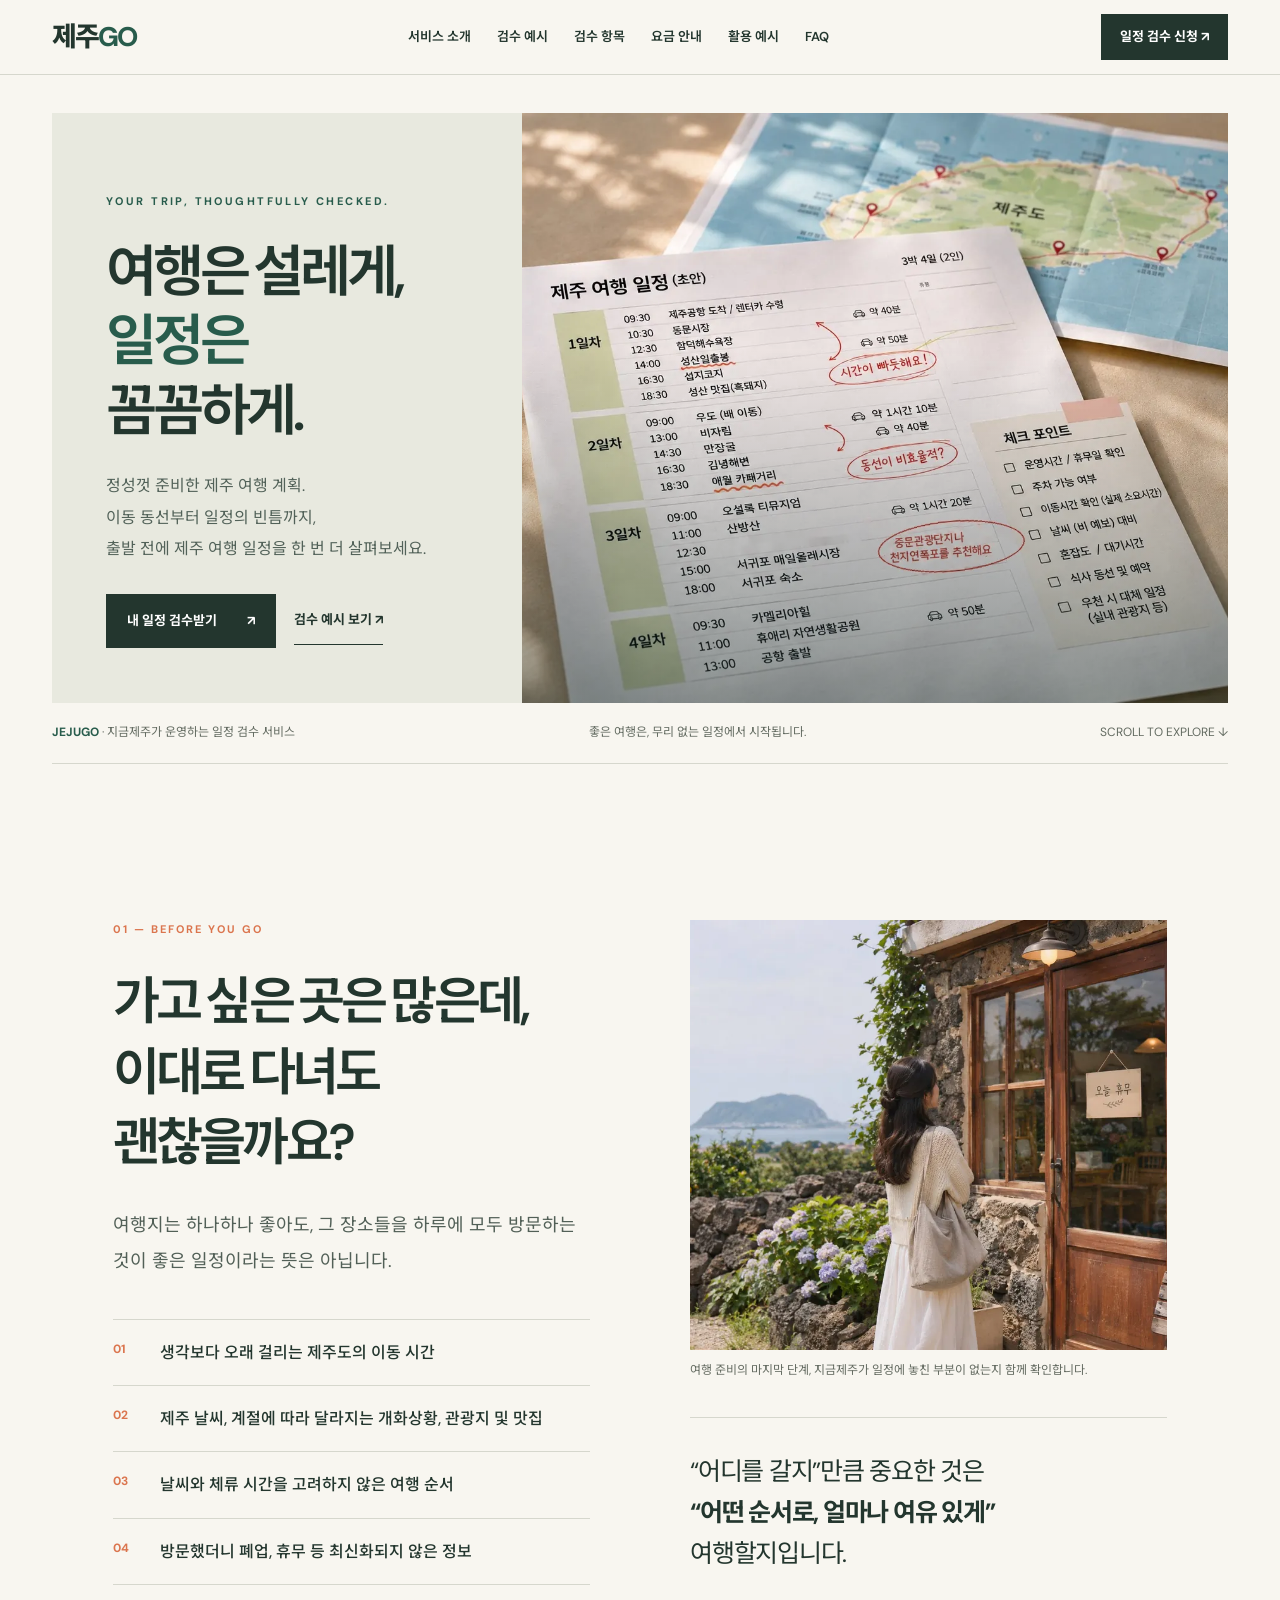
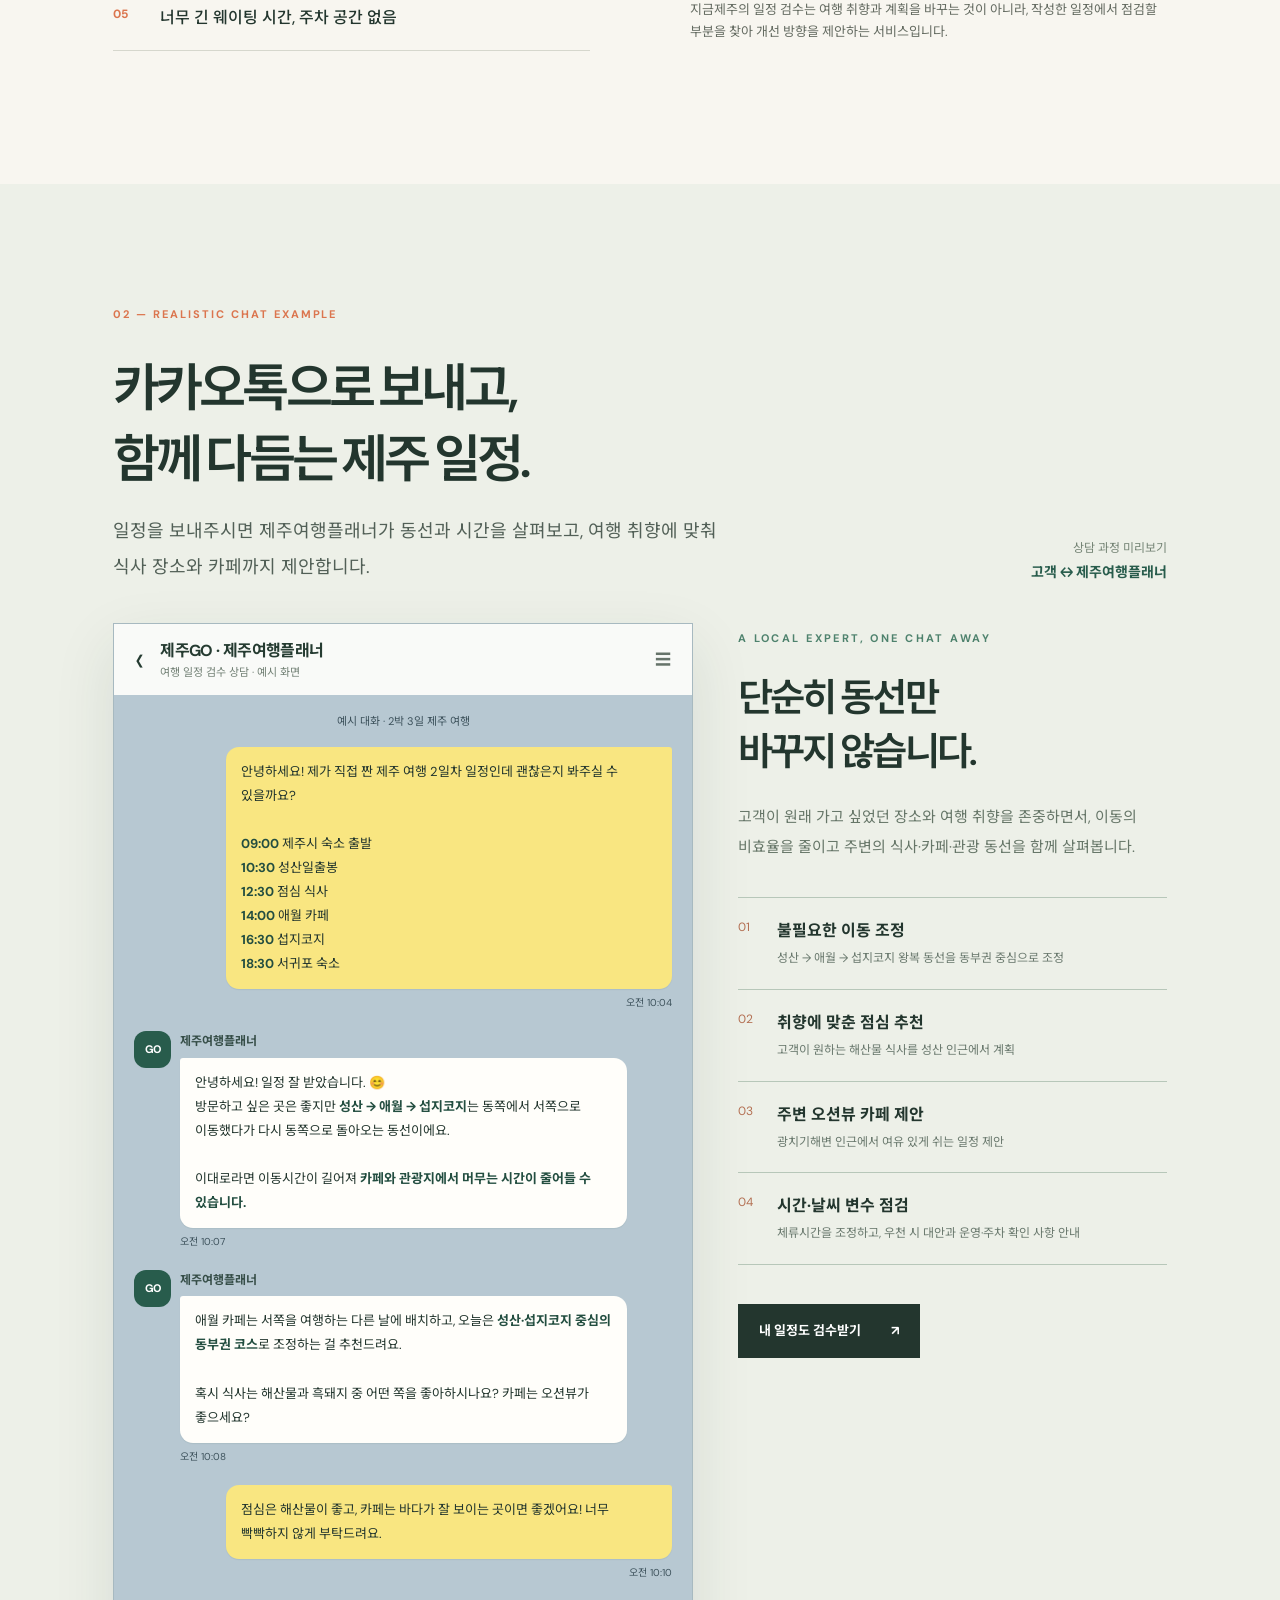
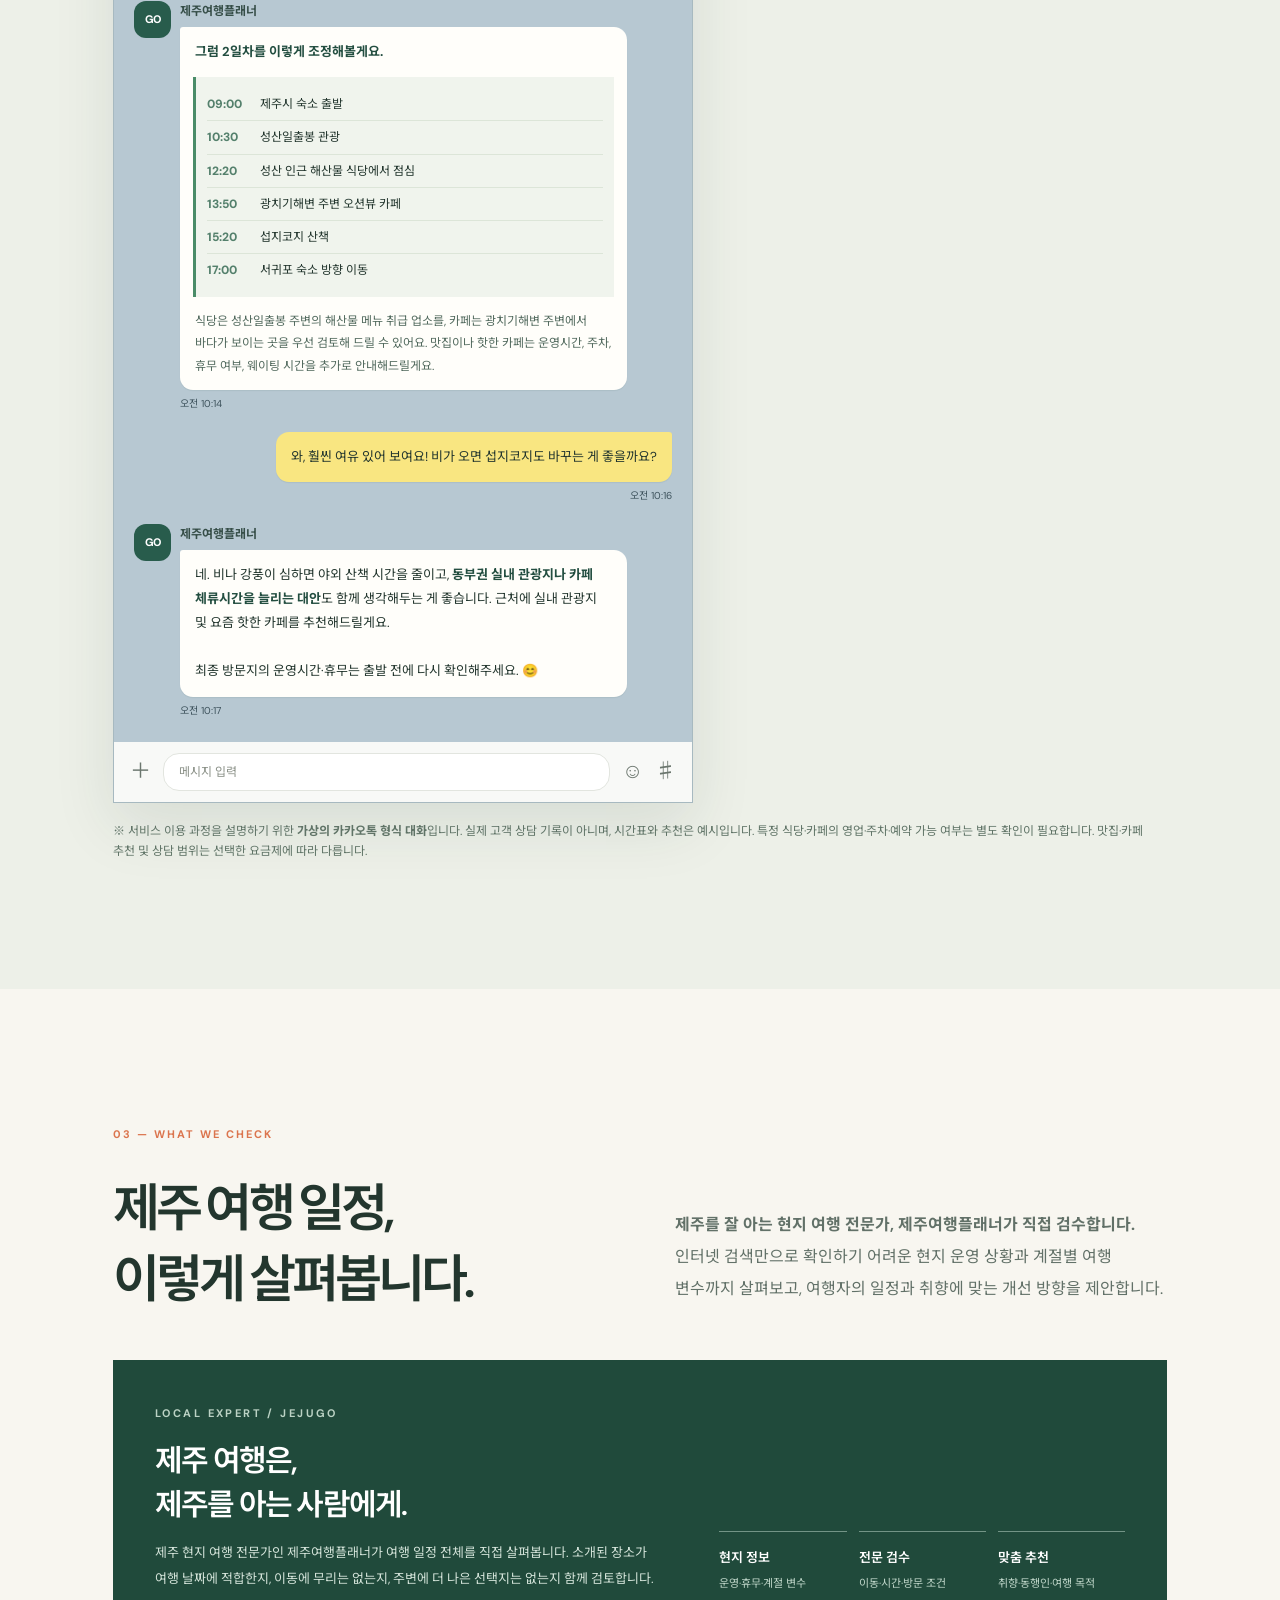
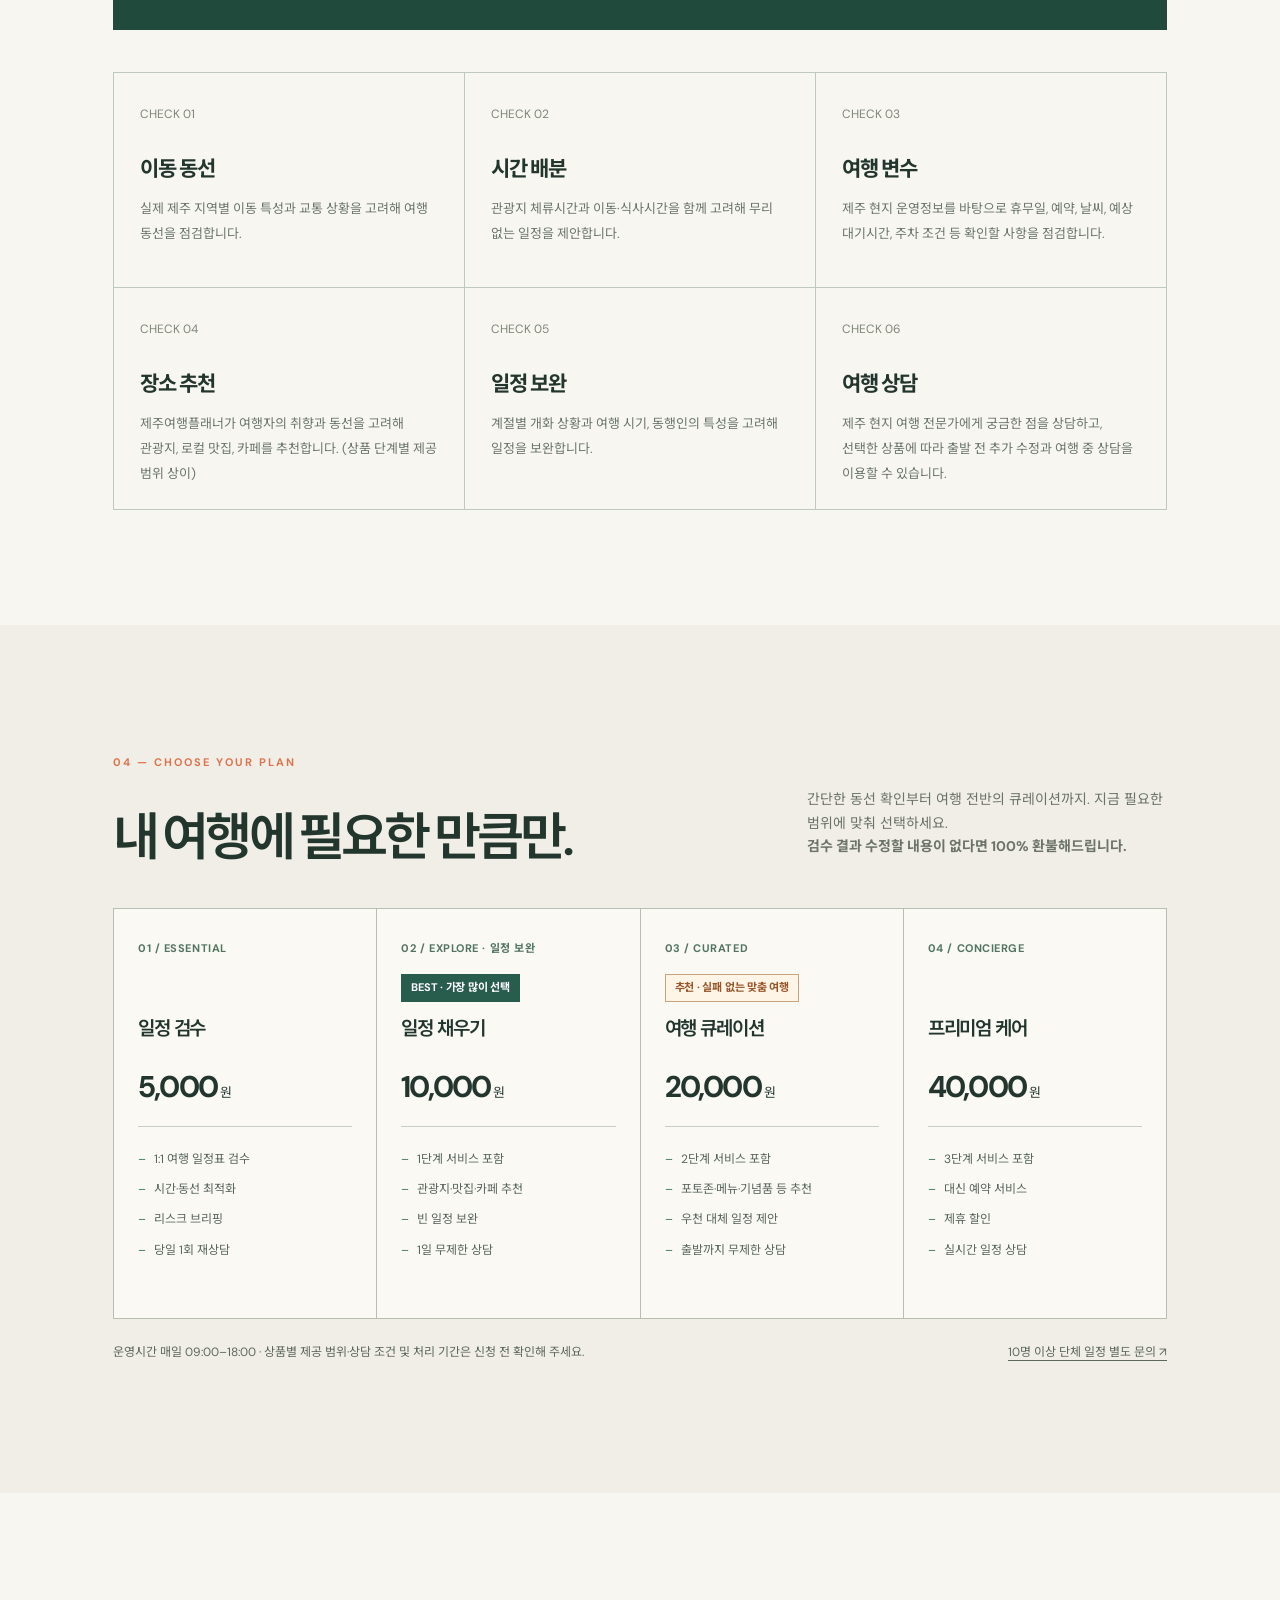
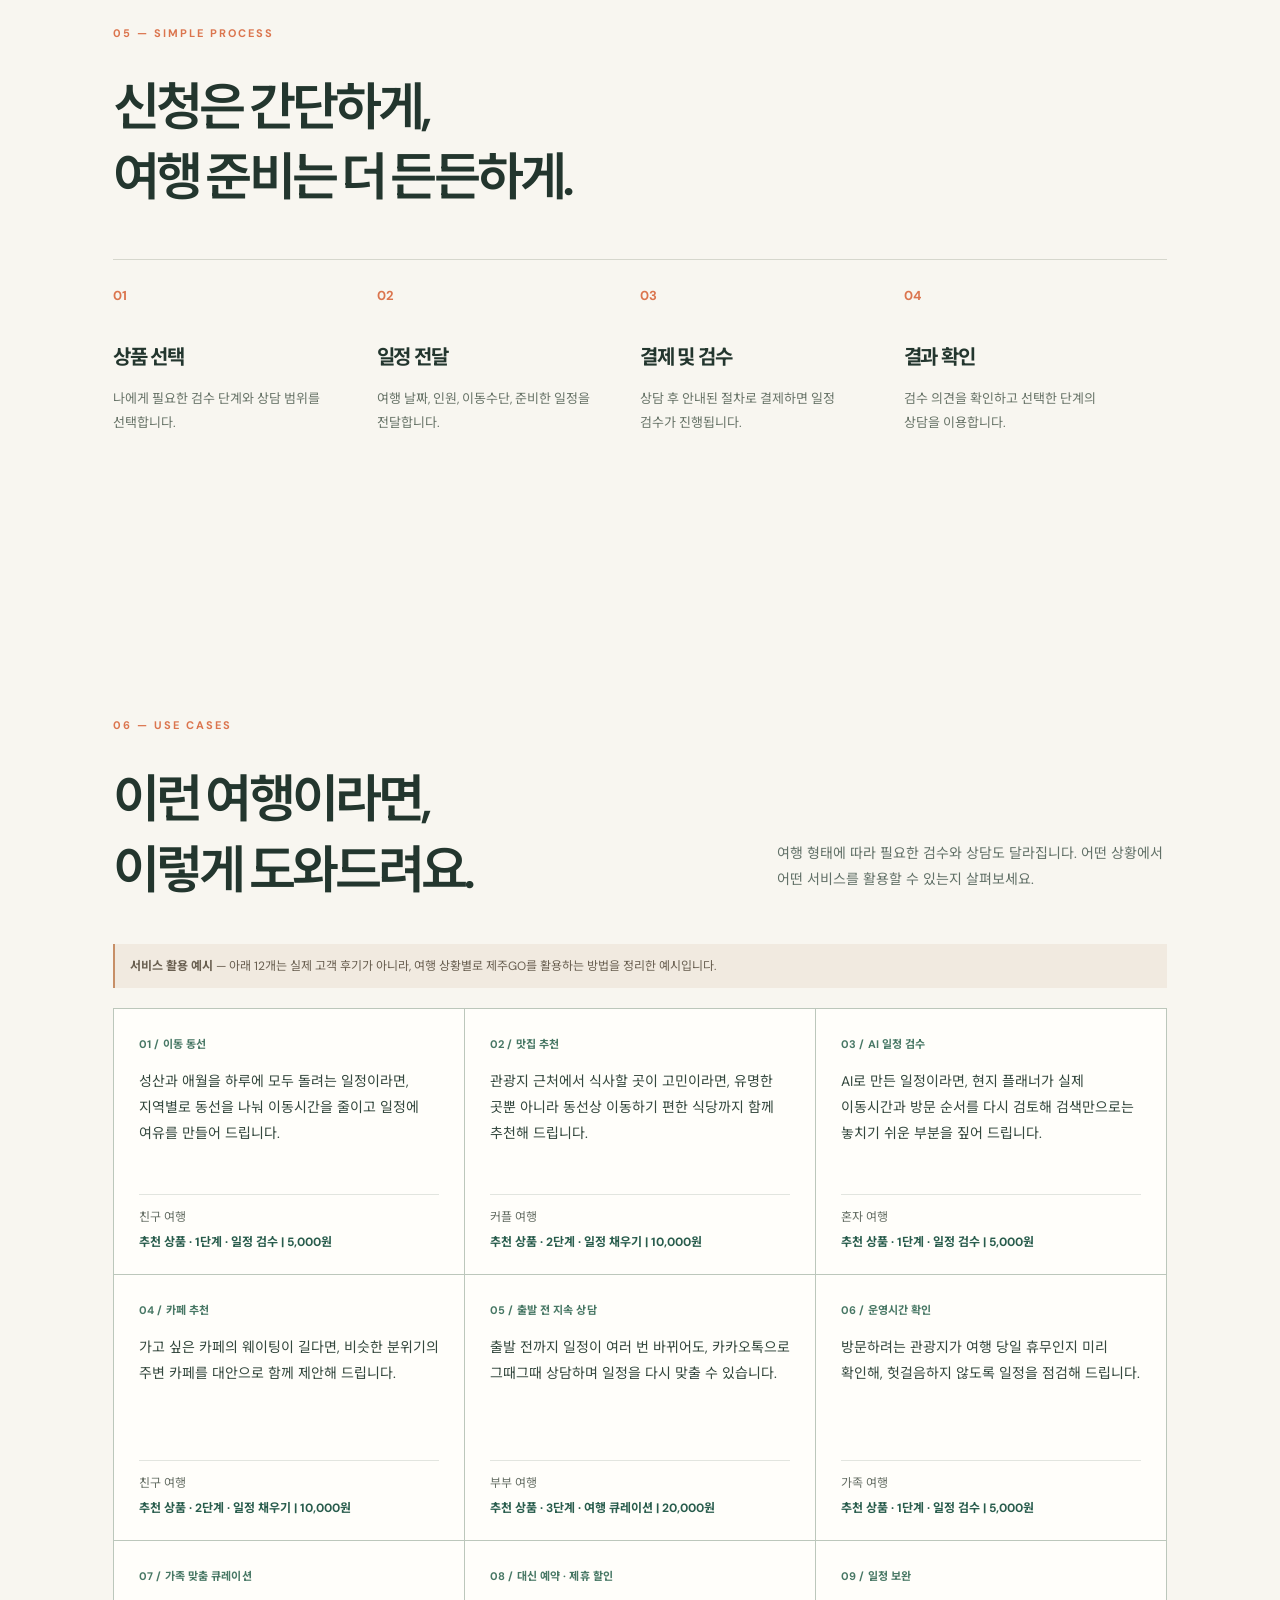
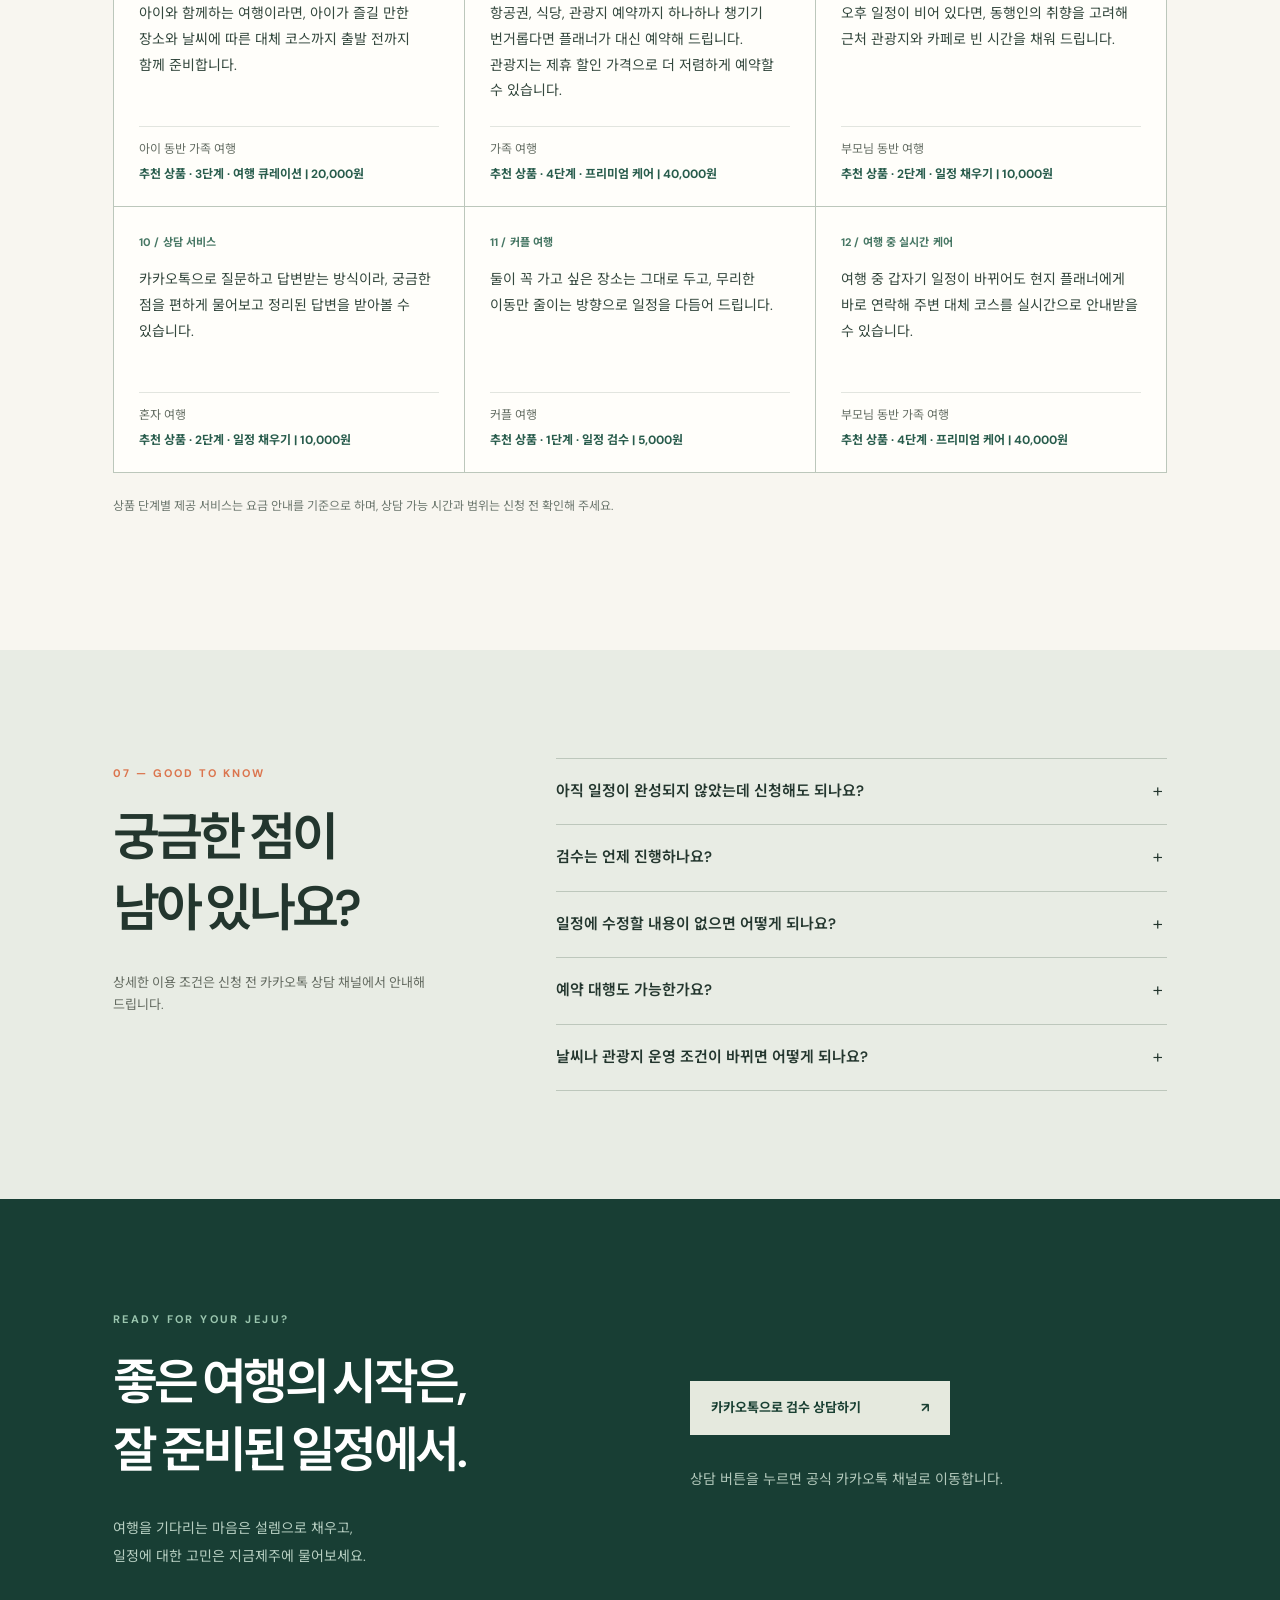
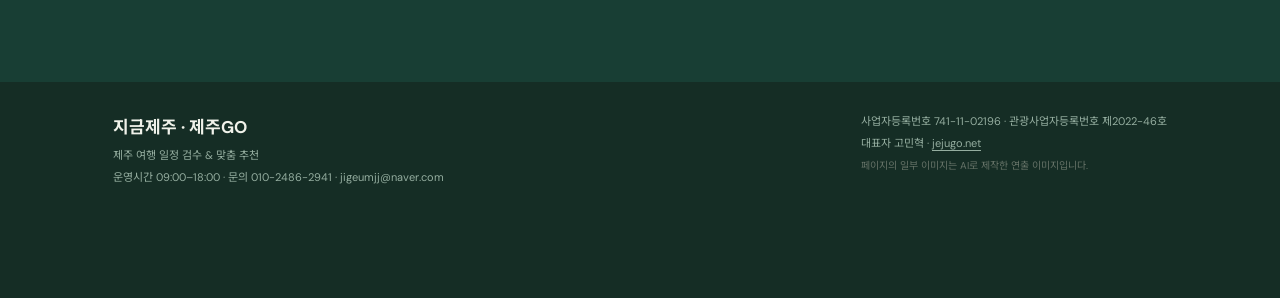
<file: index.html>
<!DOCTYPE html>
<html lang="ko">
<head>
<meta charset="UTF-8"><meta name="viewport" content="width=device-width,initial-scale=1">
<meta name="description" content="제주 여행의 설렘은 그대로. 일정의 빈틈은 지금제주가 꼼꼼히 살펴드립니다. 제주GO 여행 일정 검수 서비스.">
<title>제주GO | 제주 여행 일정 검수 서비스 · 지금제주</title>
<meta name="theme-color" content="#183e34">
<meta property="og:type" content="website">
<meta property="og:locale" content="ko_KR">
<meta property="og:site_name" content="제주GO">
<meta property="og:title" content="제주GO | 제주 여행 일정 검수 서비스">
<meta property="og:description" content="여행은 설레게, 일정은 꼼꼼하게. 제주 현지 여행 전문가가 이동 동선과 일정의 빈틈을 살펴드립니다.">
<link rel="canonical" href="https://jejugo.net/">
<meta property="og:url" content="https://jejugo.net/">
<meta property="og:image" content="https://jejugo.net/images/og.jpg">
<meta property="og:image:width" content="1200">
<meta property="og:image:height" content="630">
<link rel="icon" href="data:image/svg+xml,%3Csvg xmlns='http://www.w3.org/2000/svg' viewBox='0 0 64 64'%3E%3Crect width='64' height='64' fill='%23183e34'/%3E%3Ctext x='32' y='42' font-family='Arial,sans-serif' font-size='26' font-weight='700' fill='%23fff' text-anchor='middle'%3EGO%3C/text%3E%3C/svg%3E">
<link rel="preconnect" href="https://fonts.googleapis.com">
<link rel="preconnect" href="https://fonts.gstatic.com" crossorigin>
<link rel="stylesheet" href="https://fonts.googleapis.com/css2?family=DM+Sans:wght@400;500;600;700&family=Noto+Sans+KR:wght@400;500;600;700;800&display=swap">
<style>
:root{--paper:#f8f6f0;--ivory:#fffefa;--ink:#23362e;--green:#285c4c;--darkgreen:#183e34;--lime:#dce6d8;--orange:#db754e;--muted:#646b61;--rule:#d6d7cd}*{box-sizing:border-box}html{scroll-behavior:smooth}body{margin:0;background:var(--paper);color:var(--ink);font-family:'DM Sans','Noto Sans KR',sans-serif;line-height:1.7;word-break:keep-all}a{color:inherit;text-decoration:none}button{font:inherit;cursor:pointer}button:focus-visible,a:focus-visible,summary:focus-visible{outline:3px solid #cf7b4d;outline-offset:4px}section{scroll-margin-top:80px}.wide{max-width:1410px;padding:0 52px;margin:auto}.standard{max-width:1150px;padding:0 48px;margin:auto}.small{font-size:13px;color:var(--muted)}.eyebrow{font-size:11px;letter-spacing:.22em;font-weight:700;text-transform:uppercase}.nav{position:sticky;top:0;background:rgba(248,246,240,.97);border-bottom:1px solid var(--rule);z-index:20;backdrop-filter:blur(12px)}.navinner{height:74px;display:flex;align-items:center;justify-content:space-between;gap:26px}.brand{font-weight:800;letter-spacing:-.075em;font-size:27px;white-space:nowrap}.brand span{color:var(--green)}.navlinks{display:flex;gap:26px;font-size:13px;font-weight:600}.navlinks a:hover{color:var(--orange)}.navcta{background:var(--ink);color:white;padding:12px 19px;font-size:13px;font-weight:700}.navcta:hover{background:var(--green)}.hero{padding:38px 0 28px}.hero-layout{display:grid;grid-template-columns:.8fr 1.2fr;min-height:590px;background:#e8e9df}.herocopy{padding:68px 54px 44px;display:flex;flex-direction:column;justify-content:center}.herocopy .eyebrow{color:var(--green);margin-bottom:27px}.herocopy h1{font-size:clamp(42px,4.35vw,69px);letter-spacing:-.075em;line-height:1.25;font-weight:600;margin:0 0 24px}.herocopy h1 em{font-style:normal;color:var(--green)}.hero-text{font-size:16px;line-height:1.95;max-width:400px;margin:0 0 30px;color:#526259}.hero-buttons{display:flex;flex-wrap:wrap;align-items:center;gap:18px}.button{display:inline-flex;align-items:center;justify-content:center;gap:30px;border:1px solid var(--ink);padding:15px 20px;font-size:13px;font-weight:700;min-height:52px;transition:background .2s,color .2s}.button.dark{background:var(--ink);color:white}.button.dark:hover{background:var(--green)}.button.text{border:none;padding:12px 0;border-bottom:1px solid var(--ink);min-height:0}.heroimage{position:relative;min-height:590px;overflow:hidden;background:#7c9d98}.heroimage img{height:100%;width:100%;object-fit:cover;display:block}.heroimage:after{content:"";position:absolute;inset:40% 0 0;background:linear-gradient(transparent,rgba(4,35,37,.4))}.herofoot{display:flex;justify-content:space-between;gap:16px;border-bottom:1px solid var(--rule);padding:19px 0 21px;color:#636b61;font-size:12px}.herofoot b{color:var(--green)}.chapter{padding:128px 0}.chapter-grid{display:grid;grid-template-columns:1fr 1fr;gap:100px}.chapter-no{font-size:11px;color:var(--orange);font-weight:700;letter-spacing:.18em}.display{font-size:clamp(35px,4vw,58px);letter-spacing:-.075em;line-height:1.38;font-weight:600;margin:28px 0}.serif{font-family:Georgia,serif;letter-spacing:-.03em;font-style:italic}.lead{font-size:18px;line-height:2;color:#526057}.narrative-list{border-top:1px solid var(--rule);margin-top:40px}.narrative-item{display:grid;grid-template-columns:35px 1fr;gap:12px;padding:19px 0;border-bottom:1px solid var(--rule);font-size:16px;font-weight:500}.narrative-item small{font-size:12px;color:var(--orange);font-weight:700}.statement{font-size:25px;line-height:1.65;letter-spacing:-.05em;margin:0 0 24px}.detail-photo{height:430px;width:100%;object-fit:cover;display:block;background:#8ca29b}.photo-note{font-size:12px;color:var(--muted);margin-top:10px}.case{background:#edf0e8;padding:115px 0}.case-head{display:flex;align-items:end;justify-content:space-between;gap:20px;margin-bottom:38px}.case-head .display{margin-bottom:0}.notice{font-size:12px;color:#607467;margin-top:18px}.service{padding:130px 0 115px}.service-top{display:grid;grid-template-columns:1fr 1fr;gap:70px;align-items:end;margin-bottom:45px}.service-top .display{margin-bottom:0}.service-top p{margin:0 0 10px;color:#627168;line-height:2}.service-list{display:grid;grid-template-columns:repeat(3,1fr);border-top:1px solid #bdc9bf;border-left:1px solid #bdc9bf}.service-item{min-height:215px;padding:26px 26px 23px;border-right:1px solid #bdc9bf;border-bottom:1px solid #bdc9bf}.service-item .n{color:#7d8678;font-size:12px}.service-item h3{font-size:21px;letter-spacing:-.06em;margin:25px 0 10px}.service-item p{font-size:13px;color:#6b776c;margin:0;line-height:1.9}.pricing{background:#f0eee7;padding:122px 0 130px}.pricing-header{display:flex;align-items:end;justify-content:space-between;gap:25px;margin-bottom:35px}.pricing-header .display{margin-bottom:0}.pricing-header p{max-width:360px;font-size:14px;color:#6c7469}.plan-wrap{display:grid;grid-template-columns:repeat(4,1fr);gap:0;border-top:1px solid #b7beb2;border-left:1px solid #b7beb2}.plan{padding:30px 24px 23px;border-right:1px solid #b7beb2;border-bottom:1px solid #b7beb2;min-height:410px;display:flex;flex-direction:column;background:#faf9f4;position:relative}.plan-topline{height:27px;color:#527561;font-size:11px;font-weight:700;letter-spacing:.05em}.plan h3{font-size:19px;font-weight:600;letter-spacing:-.06em;line-height:1.45;margin:13px 0 12px}.plan .won{font-size:30px;font-weight:700;letter-spacing:-.06em}.plan .won small{font-size:13px;font-weight:400;margin-left:3px}.plan ul{padding:17px 0 15px;margin:14px 0 25px;border-top:1px solid #c7cdc1;list-style:none;flex:1}.plan li{font-size:12px;line-height:1.85;padding:4px 0 4px 16px;position:relative;color:#58665d}.plan li:before{content:'–';position:absolute;left:0;color:#357154}.plan-foot{display:flex;justify-content:space-between;gap:20px;margin-top:23px;font-size:12px;color:#5d685c}.plan-foot a{text-decoration:underline;text-underline-offset:4px}.process{padding:125px 0}.process-row{display:grid;grid-template-columns:repeat(4,1fr);border-top:1px solid var(--rule);margin-top:45px}.process-item{padding:25px 25px 22px 0}.process-item .num{color:var(--orange);font-size:13px;font-weight:700}.process-item h3{font-size:20px;letter-spacing:-.06em;margin:33px 0 10px}.process-item p{font-size:13px;line-height:1.85;color:#687468;max-width:230px}.faq{background:#e8ece4;padding:108px 0}.faq-grid{display:grid;grid-template-columns:.72fr 1.28fr;gap:100px}.faq .display{margin-top:18px}.faq details{border-top:1px solid #bdc7bc}.faq details:last-child{border-bottom:1px solid #bdc7bc}.faq summary{list-style:none;cursor:pointer;font-size:15px;font-weight:600;padding:20px 26px 20px 0;position:relative}.faq summary::-webkit-details-marker{display:none}.faq summary:after{content:'+';position:absolute;right:4px;font-size:19px;font-weight:300;top:16px}.faq details[open] summary:after{content:'−'}.faq details p{font-size:13px;line-height:2;margin:0;padding:0 25px 22px 0;color:#68766b}.cta{padding:105px 0 98px;background:var(--darkgreen);color:#fff}.cta-grid{display:grid;grid-template-columns:1fr 1fr;gap:100px}.cta .display{font-size:clamp(34px,3.8vw,55px);margin:18px 0 30px}.cta p{color:#b7cfc2;font-size:14px;line-height:2}.cta .eyebrow{color:#9ac5ae}.cta-actions{display:flex;flex-direction:column;align-items:flex-start;gap:16px;justify-content:center}.cta-actions .button{background:#e5e9de;border-color:#e5e9de;color:#1a4033;min-width:260px;justify-content:space-between}.cta-actions .button:hover{background:white}.cta-actions a.secondary{color:white;border-bottom:1px solid #b3c7ba;font-size:13px;padding:8px 0}.footer{background:#152d25;color:#95aea0;padding:28px 0 110px;font-size:11px;line-height:2}.footer strong{color:#f0f2ea;font-size:17px}.foot-layout{display:flex;justify-content:space-between;gap:30px}.footer a{text-decoration:underline;text-underline-offset:3px}.sticky{position:fixed;bottom:0;left:0;width:100%;z-index:30;background:#f9f8f3;box-shadow:0 -7px 26px #152d2520;border-top:1px solid #ccd4c7;display:none}.sticky>div{display:flex;align-items:center;justify-content:space-between;padding:12px 18px;gap:20px}.sticky small{display:block;font-size:11px;color:#66705f}.sticky strong{font-size:14px}.sticky a{background:var(--darkgreen);color:white;padding:11px 17px;font-size:12px;font-weight:700;white-space:nowrap}.photo-credits{font-size:10px;color:#657267}.photo-credits a{text-decoration:underline}
@media(max-width:1100px){.navlinks{gap:18px}.wide{padding:0 26px}.standard{padding:0 28px}.hero-layout{grid-template-columns:1fr 1.05fr}.herocopy{padding:48px 34px}.herocopy h1{font-size:48px}.chapter-grid{gap:55px}.plan{padding:25px 15px}.service-item{padding:23px 18px}}
@media(max-width:750px){.wide,.standard{padding:0 20px}.navinner{height:62px}.brand{font-size:23px}.navlinks{display:none}.navcta{font-size:11px;padding:10px 12px}.hero{padding:0}.hero .wide{padding:0}.hero-layout{display:flex;flex-direction:column-reverse}.heroimage{min-height:340px;height:340px}.herocopy{padding:43px 23px 47px}.herocopy .eyebrow{margin-bottom:19px}.herocopy h1{font-size:43px}.hero-text{font-size:14px;line-height:1.9}.herofoot{padding:15px 20px;font-size:11px}.herofoot span:nth-child(2){display:none}.chapter,.service,.process{padding:77px 0}.chapter-grid,.service-top,.faq-grid,.cta-grid{display:block}.display{font-size:37px}.lead{font-size:15px}.chapter-grid>div+div{margin-top:28px}.statement{font-size:20px}.detail-photo{height:275px}.case{padding:73px 0}.case-head{display:block}.case-head .display{margin-bottom:24px}.service-top{margin-bottom:24px}.service-top p{margin-top:20px}.service-list{grid-template-columns:1fr 1fr}.service-item{min-height:192px;padding:18px 16px}.service-item h3{font-size:17px;margin-top:22px}.service-item p{font-size:12px}.pricing{padding:77px 0}.pricing-header{display:block}.pricing-header p{margin-top:20px}.plan-wrap{grid-template-columns:1fr 1fr}.plan{min-height:410px;padding:21px 15px}.plan h3{font-size:17px}.plan .won{font-size:27px}.plan li{font-size:12px}.plan-foot{display:block}.process-row{grid-template-columns:1fr 1fr}.process-item h3{margin-top:14px}.faq{padding:78px 0}.faq .display{margin-bottom:32px}.cta{padding:74px 0}.cta-actions{margin-top:30px}.foot-layout{display:block}.sticky{display:block}}
@media(max-width:395px){.herocopy h1{font-size:38px}.plan-wrap{grid-template-columns:1fr}.plan{min-height:0}.plan ul{margin-bottom:12px}.heroimage{height:280px;min-height:280px}}

/* 제주GO 카카오톡 상담 예시 — 기존 V4 스타일과 조화 */
.chatcase .case-head{align-items:end}.case-mini-label{text-align:right;font-size:12px;color:#758475;line-height:1.8;white-space:nowrap}.case-mini-label strong{font-size:14px;color:#285c4c}
.chat-showcase{display:grid;grid-template-columns:minmax(0,1.15fr) minmax(285px,.85fr);gap:44px;align-items:start}
.chat-phone{width:100%;max-width:580px;margin:0 auto;background:#b7c8d2;box-shadow:0 22px 58px #1b3d2e1b;border:1px solid #a7b9c0;overflow:hidden}
.chat-top{height:71px;background:#f9faf8;display:flex;align-items:center;padding:11px 21px;gap:16px;color:#253b31}.chat-back{font-size:37px;font-weight:300;line-height:1}.chat-top-center{display:flex;flex-direction:column;flex:1;line-height:1.55}.chat-top-center strong{font-size:16px;letter-spacing:-.04em}.chat-top-center span{font-size:11px;color:#728075}.chat-top-icon{font-size:16px;color:#66736a}
.chat-day{text-align:center;font-size:11px;color:#3d525c;padding:17px 0 13px}.chat-feed{padding:3px 20px 23px;display:flex;flex-direction:column;gap:20px}.chat-msg{display:flex;gap:9px;align-items:flex-start}.chat-msg.customer{justify-content:flex-end}.chat-avatar{flex:0 0 37px;height:37px;border-radius:12px;background:#285c4c;color:#fff;font-size:11px;font-weight:800;display:flex;align-items:center;justify-content:center;letter-spacing:-.04em}
.chat-content{min-width:0;max-width:83%;display:flex;flex-direction:column;align-items:flex-start}.customer .chat-content{align-items:flex-end}.chat-name{font-size:12px;color:#364e48;margin:0 0 6px;font-weight:700}.chat-bubble{background:#fffefa;padding:13px 15px;font-size:13px;line-height:1.85;border-radius:3px 13px 13px 13px;box-shadow:0 1px 1px #334c4a16;overflow-wrap:anywhere}.customer .chat-bubble{background:#f9e681;border-radius:13px 3px 13px 13px}.chat-bubble b{font-weight:700;color:#234e40}.chat-time{font-size:10px;color:#3d525c;margin-top:5px;white-space:nowrap}.chat-plan{background:#f0f4ed;margin:13px -2px;padding:11px 11px;border-left:3px solid #4a8c68}.chat-plan>div{display:grid;grid-template-columns:46px 1fr;gap:7px;padding:5px 0;border-bottom:1px solid #dce5d8;font-size:12px}.chat-plan>div:last-child{border:0}.chat-plan time{color:#54806c;font-weight:800}.chat-explain{display:block;font-size:12px;color:#526a5e;line-height:1.85}.chat-compose{display:flex;align-items:center;gap:12px;background:#f8f9f7;padding:11px 16px;color:#6b766e;font-size:21px}.chat-compose div{font-size:12px;color:#8a9087;flex:1;background:#fff;border:1px solid #e2e5df;border-radius:16px;padding:8px 15px}
.chat-aside{padding:0 0 15px}.chat-aside .eyebrow{color:#4e826d}.chat-aside h3{font-size:clamp(29px,3vw,44px);letter-spacing:-.07em;line-height:1.4;font-weight:600;margin:22px 0}.chat-aside>p{font-size:15px;color:#667668;line-height:2}.chat-value{border-top:1px solid #b7c7b9;margin:35px 0}.chat-value>div{display:grid;grid-template-columns:29px 1fr;gap:4px 10px;padding:19px 0;border-bottom:1px solid #b7c7b9}.chat-value span{color:#b36f52;font-size:12px}.chat-value strong{font-size:16px}.chat-value small{grid-column:2;font-size:12px;line-height:1.8;color:#6a796e}.chat-aside .button{margin-top:4px}
@media(max-width:850px){.chat-showcase{grid-template-columns:1fr;gap:35px}.chat-phone{max-width:640px}.chat-aside{max-width:640px;margin:auto}.chatcase .case-head{display:block}.case-mini-label{text-align:left;margin-top:20px}.chatcase{padding:80px 0}}
@media(max-width:520px){.chat-feed{padding:3px 12px 20px;gap:15px}.chat-content{max-width:88%}.chat-bubble{font-size:12px;padding:11px 12px}.chat-phone{margin-left:-1px;width:calc(100% + 2px)}.chat-top{padding:10px 12px}.chat-aside h3{font-size:32px}.chat-plan>div{grid-template-columns:43px 1fr;gap:3px;font-size:11px}.chatcase .display{font-size:34px}}

/* 고객 후기 (가상 사례 미리보기) — V5.3 편집형 디자인과 일치 */
.reviews{background:#f8f6f0;padding:115px 0 120px}
.reviews-head{display:flex;align-items:end;justify-content:space-between;gap:38px;margin-bottom:37px}
.reviews-head .display{margin-bottom:0}
.reviews-sub{max-width:390px;font-size:14px;color:#627168;line-height:1.9}
.reviews-disclosure{margin:0 0 20px;font-size:12px;color:#695f50;padding:12px 15px;border-left:2px solid #c78f67;background:#f1eae0}
.reviews-grid{display:grid;grid-template-columns:repeat(3,minmax(0,1fr));border-top:1px solid #bcc7bb;border-left:1px solid #bcc7bb}
.review-item{padding:26px 25px 22px;background:#fffefa;border-right:1px solid #bcc7bb;border-bottom:1px solid #bcc7bb;min-height:266px;display:flex;flex-direction:column;gap:15px}
.review-topic{color:#477764;font-size:11px;font-weight:700;letter-spacing:.01em}
.review-quote{font-size:14px;line-height:1.85;color:#33473d;margin:0;flex:1;word-break:keep-all}
.review-meta{border-top:1px solid #e2e5df;padding-top:12px;display:flex;flex-direction:column;gap:4px}
.review-trip{font-size:12px;color:#646d63}
.review-plan{font-size:12px;font-weight:700;color:#285c4c}
.reviews-bottom{margin-top:23px;font-size:12px;color:#6c776e;line-height:1.8}
.reviews-more{display:none}
@media(max-width:900px){.reviews-grid{grid-template-columns:repeat(2,minmax(0,1fr))}.reviews-head{display:block}.reviews-sub{margin-top:18px}}
@media(max-width:600px){.reviews{padding:76px 0}.reviews-grid{grid-template-columns:1fr}.review-item{min-height:0;padding:23px 20px}.review-item:nth-child(n+5){display:none}.reviews-grid.expanded .review-item:nth-child(n+5){display:flex}.reviews-more{display:block;width:100%;margin-top:16px;border:1px solid #285c4c;color:#285c4c;background:transparent;padding:13px;font-size:13px;font-weight:700}.reviews-more:hover{background:#e7eee6}.reviews-head .display{font-size:36px}}
.expert-intro{background:#204a3b;color:#fff;display:grid;grid-template-columns:1.12fr .88fr;gap:48px;padding:38px 42px;margin-bottom:42px}.expert-intro .eyebrow{color:#bbd2c4}.expert-intro h3{font-weight:600;font-size:30px;line-height:1.45;letter-spacing:-.06em;margin:14px 0}.expert-intro p{font-size:13px;line-height:2;color:#d3e3d9;margin:0}.expert-intro-points{display:grid;grid-template-columns:repeat(3,1fr);gap:12px;align-items:end}.expert-intro-points>div{border-top:1px solid #739486;padding-top:15px;display:flex;flex-direction:column;gap:6px}.expert-intro-points strong{font-size:13px;font-weight:600}.expert-intro-points span{font-size:11px;color:#bfd6c9;line-height:1.6}@media(max-width:850px){.expert-intro{grid-template-columns:1fr;gap:28px;padding:30px 26px}.expert-intro-points{align-items:start}}@media(max-width:480px){.expert-intro h3{font-size:26px}.expert-intro-points{grid-template-columns:1fr}.expert-intro-points>div{padding-top:10px}}
/* 요금제 선택 미리보기: 클릭한 카드만 녹색 배경으로 강조 */
.plan{cursor:pointer;transition:background-color .2s ease,box-shadow .2s ease,color .2s ease}
.plan:hover:not(.selected){background:#edf2e9}
.plan:focus-visible{outline:3px solid #285c4c;outline-offset:-3px;z-index:2}
.plan.selected,.plan.featured.selected{background:#dce7da;outline:2px solid #285c4c;outline-offset:-2px;z-index:1}
.plan.selected h3,.plan.selected .won{color:#183e34}
@media (prefers-reduced-motion:reduce){.plan{transition:none}}
/* 요금제 배지: 배지가 없는 카드도 같은 높이를 확보해 가격 줄을 맞춤 */
.plan-badge{display:inline-flex;align-self:flex-start;margin-top:8px;padding:5px 9px;border:1px solid #456956;font-size:11px;font-weight:700;line-height:1.4;letter-spacing:-.02em;color:#244d3e}
.plan-badge-best{background:#285c4c;color:#fff;border-color:#285c4c}
.plan-badge-pick{background:#fff5e6;color:#9a562b;border-color:#cba37f}
.plan .won{margin-top:7px}
.plan ul{margin-bottom:0}
.plan-badge-empty{visibility:hidden}
@media(max-width:395px){.plan{min-height:0}.plan-badge-empty{display:none}}
</style>
</head>
<body>
<header class="nav"><div class="wide navinner"><a href="#home" class="brand" aria-label="제주GO 홈">제주<span>GO</span></a><nav class="navlinks" aria-label="주요 메뉴"><a href="#story">서비스 소개</a><a href="#example">검수 예시</a><a href="#service">검수 항목</a><a href="#plans">요금 안내</a><a href="#reviews">활용 예시</a><a href="#faq">FAQ</a></nav><a class="navcta" href="https://pf.kakao.com/_Kkttn" target="_blank" rel="noopener noreferrer" aria-label="일정 검수 신청 (카카오톡 채널, 새 창)">일정 검수 신청 ↗</a></div></header>
<main>
<section id="home" class="hero"><div class="wide"><div class="hero-layout"><div class="herocopy"><div class="eyebrow">Your trip, thoughtfully checked.</div><h1>여행은 설레게,<br><em>일정은</em><br>꼼꼼하게.</h1><p class="hero-text">정성껏 준비한 제주 여행 계획.<br>이동 동선부터 일정의 빈틈까지,<br>출발 전에 제주 여행 일정을 한 번 더 살펴보세요.</p><div class="hero-buttons"><a class="button dark" href="#plans">내 일정 검수받기 <span>↗</span></a><a class="button text" href="#example">검수 예시 보기 ↗</a></div></div><div class="heroimage"><img src="images/hero.webp" width="1400" height="933" fetchpriority="high" alt="제주 여행 일정표에 검수 메모와 체크 항목이 표시된 사진"></div></div><div class="herofoot"><span><b>JEJUGO</b> · 지금제주가 운영하는 일정 검수 서비스</span><span>좋은 여행은, 무리 없는 일정에서 시작됩니다.</span><span>SCROLL TO EXPLORE ↓</span></div></div></section>
<section class="chapter" id="story"><div class="standard chapter-grid"><div><div class="chapter-no">01 — BEFORE YOU GO</div><h2 class="display">가고 싶은 곳은 많은데,<br>이대로 다녀도<br>괜찮을까요?</h2><p class="lead">여행지는 하나하나 좋아도, 그 장소들을 하루에 모두 방문하는 것이 좋은 일정이라는 뜻은 아닙니다.</p><div class="narrative-list"><div class="narrative-item"><small>01</small><span>생각보다 오래 걸리는 제주도의 이동 시간</span></div><div class="narrative-item"><small>02</small><span>제주 날씨, 계절에 따라 달라지는 개화상황, 관광지 및 맛집</span></div><div class="narrative-item"><small>03</small><span>날씨와 체류 시간을 고려하지 않은 여행 순서</span></div><div class="narrative-item"><small>04</small><span>방문했더니 폐업, 휴무 등 최신화되지 않은 정보</span></div><div class="narrative-item"><small>05</small><span>너무 긴 웨이팅 시간, 주차 공간 없음</span></div></div></div><div><img class="detail-photo" src="images/detail.webp" width="960" height="720" decoding="async" alt="제주 카페의 휴무 안내를 확인하는 여행자"><p class="photo-note">여행 준비의 마지막 단계, 지금제주가 일정에 놓친 부분이 없는지 함께 확인합니다.</p><div style="border-top:1px solid var(--rule);padding-top:33px;margin-top:36px"><p class="statement">“어디를 갈지”만큼 중요한 것은<br><strong>“어떤 순서로, 얼마나 여유 있게”</strong><br>여행할지입니다.</p><p class="small">지금제주의 일정 검수는 여행 취향과 계획을 바꾸는 것이 아니라, 작성한 일정에서 점검할 부분을 찾아 개선 방향을 제안하는 서비스입니다.</p></div></div></div></section>
<section class="case chatcase" id="example"><div class="standard">
<div class="case-head"><div><span class="chapter-no">02 — REALISTIC CHAT EXAMPLE</span><h2 class="display">카카오톡으로 보내고,<br>함께 다듬는 제주 일정.</h2><p class="lead" style="max-width:620px;margin-bottom:0">일정을 보내주시면 제주여행플래너가 동선과 시간을 살펴보고, 여행 취향에 맞춰 식사 장소와 카페까지 제안합니다.</p></div><div class="case-mini-label">상담 과정 미리보기<br><strong>고객 ↔ 제주여행플래너</strong></div></div>
<div class="chat-showcase">
<div class="chat-phone" role="figure" aria-label="제주 여행 일정 검수 가상 카카오톡 상담 대화">
  <div class="chat-top"><div class="chat-back" aria-hidden="true">‹</div><div class="chat-top-center"><strong>제주GO · 제주여행플래너</strong><span>여행 일정 검수 상담 · 예시 화면</span></div><div class="chat-top-icon" aria-hidden="true">☰</div></div>
  <div class="chat-day">예시 대화 · 2박 3일 제주 여행</div>
  <div class="chat-feed" id="chat-feed">
    <div class="chat-msg customer"><div class="chat-content"><div class="chat-bubble">안녕하세요! 제가 직접 짠 제주 여행 2일차 일정인데 괜찮은지 봐주실 수 있을까요?<br><br><b>09:00</b> 제주시 숙소 출발<br><b>10:30</b> 성산일출봉<br><b>12:30</b> 점심 식사<br><b>14:00</b> 애월 카페<br><b>16:30</b> 섭지코지<br><b>18:30</b> 서귀포 숙소</div><span class="chat-time">오전 10:04</span></div></div>
    <div class="chat-msg planner"><div class="chat-avatar">GO</div><div class="chat-content"><div class="chat-name">제주여행플래너</div><div class="chat-bubble">안녕하세요! 일정 잘 받았습니다. 😊<br>방문하고 싶은 곳은 좋지만 <b>성산 → 애월 → 섭지코지</b>는 동쪽에서 서쪽으로 이동했다가 다시 동쪽으로 돌아오는 동선이에요.<br><br>이대로라면 이동시간이 길어져 <b>카페와 관광지에서 머무는 시간이 줄어들 수 있습니다.</b></div><span class="chat-time">오전 10:07</span></div></div>
    <div class="chat-msg planner"><div class="chat-avatar">GO</div><div class="chat-content"><div class="chat-name">제주여행플래너</div><div class="chat-bubble">애월 카페는 서쪽을 여행하는 다른 날에 배치하고, 오늘은 <b>성산·섭지코지 중심의 동부권 코스</b>로 조정하는 걸 추천드려요.<br><br>혹시 식사는 해산물과 흑돼지 중 어떤 쪽을 좋아하시나요? 카페는 오션뷰가 좋으세요?</div><span class="chat-time">오전 10:08</span></div></div>
    <div class="chat-msg customer"><div class="chat-content"><div class="chat-bubble">점심은 해산물이 좋고, 카페는 바다가 잘 보이는 곳이면 좋겠어요! 너무 빡빡하지 않게 부탁드려요.</div><span class="chat-time">오전 10:10</span></div></div>
    <div class="chat-msg planner"><div class="chat-avatar">GO</div><div class="chat-content"><div class="chat-name">제주여행플래너</div><div class="chat-bubble"><b>그럼 2일차를 이렇게 조정해볼게요.</b><div class="chat-plan"><div><time>09:00</time><span>제주시 숙소 출발</span></div><div><time>10:30</time><span>성산일출봉 관광</span></div><div><time>12:20</time><span>성산 인근 해산물 식당에서 점심</span></div><div><time>13:50</time><span>광치기해변 주변 오션뷰 카페</span></div><div><time>15:20</time><span>섭지코지 산책</span></div><div><time>17:00</time><span>서귀포 숙소 방향 이동</span></div></div><span class="chat-explain">식당은 성산일출봉 주변의 해산물 메뉴 취급 업소를, 카페는 광치기해변 주변에서 바다가 보이는 곳을 우선 검토해 드릴 수 있어요. 맛집이나 핫한 카페는 운영시간, 주차, 휴무 여부, 웨이팅 시간을 추가로 안내해드릴게요.</span></div><span class="chat-time">오전 10:14</span></div></div>
    <div class="chat-msg customer"><div class="chat-content"><div class="chat-bubble">와, 훨씬 여유 있어 보여요! 비가 오면 섭지코지도 바꾸는 게 좋을까요?</div><span class="chat-time">오전 10:16</span></div></div>
    <div class="chat-msg planner"><div class="chat-avatar">GO</div><div class="chat-content"><div class="chat-name">제주여행플래너</div><div class="chat-bubble">네. 비나 강풍이 심하면 야외 산책 시간을 줄이고, <b>동부권 실내 관광지나 카페 체류시간을 늘리는 대안</b>도 함께 생각해두는 게 좋습니다. 근처에 실내 관광지 및 요즘 핫한 카페를 추천해드릴게요.<br><br>최종 방문지의 운영시간·휴무는 출발 전에 다시 확인해주세요. 😊</div><span class="chat-time">오전 10:17</span></div></div>
  </div>
  <div class="chat-compose" aria-hidden="true"><span>＋</span><div>메시지 입력</div><span>☺</span><span>♯</span></div>
</div>
<aside class="chat-aside"><span class="eyebrow">A LOCAL EXPERT, ONE CHAT AWAY</span><h3>단순히 동선만<br>바꾸지 않습니다.</h3><p>고객이 원래 가고 싶었던 장소와 여행 취향을 존중하면서, 이동의 비효율을 줄이고 주변의 식사·카페·관광 동선을 함께 살펴봅니다.</p><div class="chat-value"><div><span>01</span><strong>불필요한 이동 조정</strong><small>성산 → 애월 → 섭지코지 왕복 동선을 동부권 중심으로 조정</small></div><div><span>02</span><strong>취향에 맞춘 점심 추천</strong><small>고객이 원하는 해산물 식사를 성산 인근에서 계획</small></div><div><span>03</span><strong>주변 오션뷰 카페 제안</strong><small>광치기해변 인근에서 여유 있게 쉬는 일정 제안</small></div><div><span>04</span><strong>시간·날씨 변수 점검</strong><small>체류시간을 조정하고, 우천 시 대안과 운영·주차 확인 사항 안내</small></div></div><a class="button dark" href="#plans">내 일정도 검수받기 <span>↗</span></a></aside>
</div><p class="notice">※ 서비스 이용 과정을 설명하기 위한 <b>가상의 카카오톡 형식 대화</b>입니다. 실제 고객 상담 기록이 아니며, 시간표와 추천은 예시입니다. 특정 식당·카페의 영업·주차·예약 가능 여부는 별도 확인이 필요합니다. 맛집·카페 추천 및 상담 범위는 선택한 요금제에 따라 다릅니다.</p>
</div></section>
<section class="service" id="service"><div class="standard"><div class="service-top"><div><span class="chapter-no">03 — WHAT WE CHECK</span><h2 class="display">제주 여행 일정,<br>이렇게 살펴봅니다.</h2></div><p><strong>제주를 잘 아는 현지 여행 전문가, 제주여행플래너가 직접 검수합니다.</strong><br>인터넷 검색만으로 확인하기 어려운 현지 운영 상황과 계절별 여행 변수까지 살펴보고, 여행자의 일정과 취향에 맞는 개선 방향을 제안합니다.</p></div><div class="expert-intro" aria-label="제주여행플래너 소개"><div class="expert-intro-main"><span class="eyebrow">LOCAL EXPERT / JEJUGO</span><h3>제주 여행은,<br>제주를 아는 사람에게.</h3><p>제주 현지 여행 전문가인 제주여행플래너가 여행 일정 전체를 직접 살펴봅니다. 소개된 장소가 여행 날짜에 적합한지, 이동에 무리는 없는지, 주변에 더 나은 선택지는 없는지 함께 검토합니다.</p></div><div class="expert-intro-points"><div><strong>현지 정보</strong><span>운영·휴무·계절 변수</span></div><div><strong>전문 검수</strong><span>이동·시간·방문 조건</span></div><div><strong>맞춤 추천</strong><span>취향·동행인·여행 목적</span></div></div></div><div class="service-list"><div class="service-item"><span class="n">CHECK 01</span><h3>이동 동선</h3><p>실제 제주 지역별 이동 특성과 교통 상황을 고려해 여행 동선을 점검합니다.</p></div><div class="service-item"><span class="n">CHECK 02</span><h3>시간 배분</h3><p>관광지 체류시간과 이동·식사시간을 함께 고려해 무리 없는 일정을 제안합니다.</p></div><div class="service-item"><span class="n">CHECK 03</span><h3>여행 변수</h3><p>제주 현지 운영정보를 바탕으로 휴무일, 예약, 날씨, 예상 대기시간, 주차 조건 등 확인할 사항을 점검합니다.</p></div><div class="service-item"><span class="n">CHECK 04</span><h3>장소 추천</h3><p>제주여행플래너가 여행자의 취향과 동선을 고려해 관광지, 로컬 맛집, 카페를 추천합니다. (상품 단계별 제공 범위 상이)</p></div><div class="service-item"><span class="n">CHECK 05</span><h3>일정 보완</h3><p>계절별 개화 상황과 여행 시기, 동행인의 특성을 고려해 일정을 보완합니다.</p></div><div class="service-item"><span class="n">CHECK 06</span><h3>여행 상담</h3><p>제주 현지 여행 전문가에게 궁금한 점을 상담하고, 선택한 상품에 따라 출발 전 추가 수정과 여행 중 상담을 이용할 수 있습니다.</p></div></div></div></section>
<section class="pricing" id="plans"><div class="standard"><div class="pricing-header"><div><span class="chapter-no">04 — CHOOSE YOUR PLAN</span><h2 class="display">내 여행에 필요한 만큼만.</h2></div><p>간단한 동선 확인부터 여행 전반의 큐레이션까지. 지금 필요한 범위에 맞춰 선택하세요.<br><strong>검수 결과 수정할 내용이 없다면 100% 환불해드립니다.</strong></p></div><div class="plan-wrap"><article class="plan" role="button" tabindex="0" aria-pressed="false" data-plan="1단계" data-price="5,000원"><div class="plan-topline">01 / ESSENTIAL</div><span class="plan-badge plan-badge-empty" aria-hidden="true">&nbsp;</span><h3>일정 검수</h3><div class="won">5,000<small>원</small></div><ul><li>1:1 여행 일정표 검수</li><li>시간·동선 최적화</li><li>리스크 브리핑</li><li>당일 1회 재상담</li></ul></article><article class="plan featured" role="button" tabindex="0" aria-pressed="false" data-plan="2단계" data-price="10,000원"><div class="plan-topline">02 / EXPLORE · 일정 보완</div><span class="plan-badge plan-badge-best">BEST · 가장 많이 선택</span><h3>일정 채우기</h3><div class="won">10,000<small>원</small></div><ul><li>1단계 서비스 포함</li><li>관광지·맛집·카페 추천</li><li>빈 일정 보완</li><li>1일 무제한 상담</li></ul></article><article class="plan" role="button" tabindex="0" aria-pressed="false" data-plan="3단계" data-price="20,000원"><div class="plan-topline">03 / CURATED</div><span class="plan-badge plan-badge-pick">추천 · 실패 없는 맞춤 여행</span><h3>여행 큐레이션</h3><div class="won">20,000<small>원</small></div><ul><li>2단계 서비스 포함</li><li>포토존·메뉴·기념품 등 추천</li><li>우천 대체 일정 제안</li><li>출발까지 무제한 상담</li></ul></article><article class="plan" role="button" tabindex="0" aria-pressed="false" data-plan="4단계" data-price="40,000원"><div class="plan-topline">04 / CONCIERGE</div><span class="plan-badge plan-badge-empty" aria-hidden="true">&nbsp;</span><h3>프리미엄 케어</h3><div class="won">40,000<small>원</small></div><ul><li>3단계 서비스 포함</li><li>대신 예약 서비스</li><li>제휴 할인</li><li>실시간 일정 상담</li></ul></article></div><div class="plan-foot"><span>운영시간 매일 09:00–18:00 · 상품별 제공 범위·상담 조건 및 처리 기간은 신청 전 확인해 주세요.</span><a href="https://pf.kakao.com/_Kkttn" target="_blank" rel="noopener noreferrer">10명 이상 단체 일정 별도 문의 ↗</a></div></div></section>
<section class="process" id="process"><div class="standard"><span class="chapter-no">05 — SIMPLE PROCESS</span><h2 class="display">신청은 간단하게,<br>여행 준비는 더 든든하게.</h2><div class="process-row"><div class="process-item"><div class="num">01</div><h3>상품 선택</h3><p>나에게 필요한 검수 단계와 상담 범위를 선택합니다.</p></div><div class="process-item"><div class="num">02</div><h3>일정 전달</h3><p>여행 날짜, 인원, 이동수단, 준비한 일정을 전달합니다.</p></div><div class="process-item"><div class="num">03</div><h3>결제 및 검수</h3><p>상담 후 안내된 절차로 결제하면 일정 검수가 진행됩니다.</p></div><div class="process-item"><div class="num">04</div><h3>결과 확인</h3><p>검수 의견을 확인하고 선택한 단계의 상담을 이용합니다.</p></div></div></div></section>
<section class="reviews" id="reviews"><div class="standard"><div class="reviews-head"><div><span class="chapter-no">06 — USE CASES</span><h2 class="display">이런 여행이라면,<br>이렇게 도와드려요.</h2></div><p class="reviews-sub">여행 형태에 따라 필요한 검수와 상담도 달라집니다. 어떤 상황에서 어떤 서비스를 활용할 수 있는지 살펴보세요.</p></div><p class="reviews-disclosure"><strong>서비스 활용 예시</strong> — 아래 12개는 실제 고객 후기가 아니라, 여행 상황별로 제주GO를 활용하는 방법을 정리한 예시입니다.</p><div class="reviews-grid" id="reviews-grid"><article class="review-item"><span class="review-topic">01 / 이동 동선</span><p class="review-quote">성산과 애월을 하루에 모두 돌려는 일정이라면, 지역별로 동선을 나눠 이동시간을 줄이고 일정에 여유를 만들어 드립니다.</p><div class="review-meta"><span class="review-trip">친구 여행</span><span class="review-plan">추천 상품 · 1단계 · 일정 검수 | 5,000원</span></div></article><article class="review-item"><span class="review-topic">02 / 맛집 추천</span><p class="review-quote">관광지 근처에서 식사할 곳이 고민이라면, 유명한 곳뿐 아니라 동선상 이동하기 편한 식당까지 함께 추천해 드립니다.</p><div class="review-meta"><span class="review-trip">커플 여행</span><span class="review-plan">추천 상품 · 2단계 · 일정 채우기 | 10,000원</span></div></article><article class="review-item"><span class="review-topic">03 / AI 일정 검수</span><p class="review-quote">AI로 만든 일정이라면, 현지 플래너가 실제 이동시간과 방문 순서를 다시 검토해 검색만으로는 놓치기 쉬운 부분을 짚어 드립니다.</p><div class="review-meta"><span class="review-trip">혼자 여행</span><span class="review-plan">추천 상품 · 1단계 · 일정 검수 | 5,000원</span></div></article><article class="review-item"><span class="review-topic">04 / 카페 추천</span><p class="review-quote">가고 싶은 카페의 웨이팅이 길다면, 비슷한 분위기의 주변 카페를 대안으로 함께 제안해 드립니다.</p><div class="review-meta"><span class="review-trip">친구 여행</span><span class="review-plan">추천 상품 · 2단계 · 일정 채우기 | 10,000원</span></div></article><article class="review-item"><span class="review-topic">05 / 출발 전 지속 상담</span><p class="review-quote">출발 전까지 일정이 여러 번 바뀌어도, 카카오톡으로 그때그때 상담하며 일정을 다시 맞출 수 있습니다.</p><div class="review-meta"><span class="review-trip">부부 여행</span><span class="review-plan">추천 상품 · 3단계 · 여행 큐레이션 | 20,000원</span></div></article><article class="review-item"><span class="review-topic">06 / 운영시간 확인</span><p class="review-quote">방문하려는 관광지가 여행 당일 휴무인지 미리 확인해, 헛걸음하지 않도록 일정을 점검해 드립니다.</p><div class="review-meta"><span class="review-trip">가족 여행</span><span class="review-plan">추천 상품 · 1단계 · 일정 검수 | 5,000원</span></div></article><article class="review-item"><span class="review-topic">07 / 가족 맞춤 큐레이션</span><p class="review-quote">아이와 함께하는 여행이라면, 아이가 즐길 만한 장소와 날씨에 따른 대체 코스까지 출발 전까지 함께 준비합니다.</p><div class="review-meta"><span class="review-trip">아이 동반 가족 여행</span><span class="review-plan">추천 상품 · 3단계 · 여행 큐레이션 | 20,000원</span></div></article><article class="review-item"><span class="review-topic">08 / 대신 예약 · 제휴 할인</span><p class="review-quote">항공권, 식당, 관광지 예약까지 하나하나 챙기기 번거롭다면 플래너가 대신 예약해 드립니다. 관광지는 제휴 할인 가격으로 더 저렴하게 예약할 수 있습니다.</p><div class="review-meta"><span class="review-trip">가족 여행</span><span class="review-plan">추천 상품 · 4단계 · 프리미엄 케어 | 40,000원</span></div></article><article class="review-item"><span class="review-topic">09 / 일정 보완</span><p class="review-quote">오후 일정이 비어 있다면, 동행인의 취향을 고려해 근처 관광지와 카페로 빈 시간을 채워 드립니다.</p><div class="review-meta"><span class="review-trip">부모님 동반 여행</span><span class="review-plan">추천 상품 · 2단계 · 일정 채우기 | 10,000원</span></div></article><article class="review-item"><span class="review-topic">10 / 상담 서비스</span><p class="review-quote">카카오톡으로 질문하고 답변받는 방식이라, 궁금한 점을 편하게 물어보고 정리된 답변을 받아볼 수 있습니다.</p><div class="review-meta"><span class="review-trip">혼자 여행</span><span class="review-plan">추천 상품 · 2단계 · 일정 채우기 | 10,000원</span></div></article><article class="review-item"><span class="review-topic">11 / 커플 여행</span><p class="review-quote">둘이 꼭 가고 싶은 장소는 그대로 두고, 무리한 이동만 줄이는 방향으로 일정을 다듬어 드립니다.</p><div class="review-meta"><span class="review-trip">커플 여행</span><span class="review-plan">추천 상품 · 1단계 · 일정 검수 | 5,000원</span></div></article><article class="review-item"><span class="review-topic">12 / 여행 중 실시간 케어</span><p class="review-quote">여행 중 갑자기 일정이 바뀌어도 현지 플래너에게 바로 연락해 주변 대체 코스를 실시간으로 안내받을 수 있습니다.</p><div class="review-meta"><span class="review-trip">부모님 동반 가족 여행</span><span class="review-plan">추천 상품 · 4단계 · 프리미엄 케어 | 40,000원</span></div></article></div><button type="button" class="reviews-more" id="reviews-more" aria-expanded="false" aria-controls="reviews-grid">활용 예시 8개 더 보기 +</button><p class="reviews-bottom">상품 단계별 제공 서비스는 요금 안내를 기준으로 하며, 상담 가능 시간과 범위는 신청 전 확인해 주세요.</p></div></section>
<section class="faq" id="faq"><div class="standard faq-grid"><div><span class="chapter-no">07 — GOOD TO KNOW</span><h2 class="display">궁금한 점이<br>남아 있나요?</h2><p class="small">상세한 이용 조건은 신청 전 카카오톡 상담 채널에서 안내해 드립니다.</p></div><div><details><summary>아직 일정이 완성되지 않았는데 신청해도 되나요?</summary><p>가능합니다. 2단계부터는 관광지·맛집·카페 추천과 빈 일정 보완이 포함되어 있습니다. 준비된 일정의 정도를 상담 시 알려주세요.</p></details><details><summary>검수는 언제 진행하나요?</summary><p>검수와 상담은 매일 09:00–18:00에 진행합니다. 완료 시각은 접수량과 선택한 단계에 따라 달라질 수 있어, 신청하실 때 예상 시간을 함께 안내해 드립니다.</p></details><details><summary>일정에 수정할 내용이 없으면 어떻게 되나요?</summary><p>검수 결과 수정할 내용이 없는 일정이라면 결제 금액을 100% 환불해 드립니다. 구체적인 적용 기준과 절차는 결제 전 상담에서 안내해 드립니다.</p></details><details><summary>예약 대행도 가능한가요?</summary><p>4단계 프리미엄 케어에 대신 예약 서비스가 포함되어 있습니다. 예약 가능한 범위, 예약금 등 별도 비용, 결제 방식은 상담 시 안내해 드립니다.</p></details><details><summary>날씨나 관광지 운영 조건이 바뀌면 어떻게 되나요?</summary><p>일정 검수는 계획 수립 시점의 정보와 조언을 제공하는 서비스입니다. 관광지 운영, 교통과 날씨 등의 실제 상황은 여행일에 변동될 수 있습니다.</p></details></div></div></section>
<section class="cta" id="contact"><div class="standard cta-grid"><div><span class="eyebrow">Ready for your Jeju?</span><h2 class="display">좋은 여행의 시작은,<br>잘 준비된 일정에서.</h2><p>여행을 기다리는 마음은 설렘으로 채우고,<br>일정에 대한 고민은 지금제주에 물어보세요.</p></div><div class="cta-actions"><a id="kakao-action" href="https://pf.kakao.com/_Kkttn" target="_blank" rel="noopener noreferrer" class="button">카카오톡으로 검수 상담하기 <span>↗</span></a><p class="small" style="max-width:390px;color:#b3c9bc">상담 버튼을 누르면 공식 카카오톡 채널로 이동합니다.</p></div></div></section>
</main>
<footer class="footer"><div class="standard foot-layout"><div><strong>지금제주 · 제주GO</strong><div>제주 여행 일정 검수 & 맞춤 추천</div><div>운영시간 09:00–18:00 · 문의 010-2486-2941 · jigeumjj@naver.com</div></div><div>사업자등록번호 741-11-02196 · 관광사업자등록번호 제2022-46호<br>대표자 고민혁 · <a href="https://jejugo.net/" target="_blank" rel="noopener noreferrer">jejugo.net</a><br><span class="photo-credits">페이지의 일부 이미지는 AI로 제작한 연출 이미지입니다.</span>
<!-- TODO(게시 전): 온라인 결제를 받는 경우 통신판매업 신고번호와 사업장 주소를 위 사업자 정보 줄에 추가하고,
이용약관 · 개인정보처리방침 · 환불규정 페이지 링크를 여기에 넣어 주세요. --></div></div></footer>
<div class="sticky"><div><div><small>제주GO</small><strong>여행 일정 검수 상담</strong></div><a href="https://pf.kakao.com/_Kkttn" target="_blank" rel="noopener noreferrer">검수 상담하기 ↗</a></div></div>
<script>
const reviewsMore=document.getElementById('reviews-more');
if(reviewsMore){reviewsMore.addEventListener('click',()=>{const grid=document.getElementById('reviews-grid');const expanded=grid.classList.toggle('expanded');reviewsMore.setAttribute('aria-expanded',String(expanded));reviewsMore.textContent=expanded?'활용 예시 접기 −':'활용 예시 8개 더 보기 +';});}


// 요금제 카드를 누르거나 Enter/Space로 선택하면 해당 카드만 강조합니다.
const planCards=[...document.querySelectorAll('.plan-wrap .plan')];
function highlightPlan(card){
  planCards.forEach(item=>{
    const isSelected=item===card;
    item.classList.toggle('selected',isSelected);
    item.setAttribute('aria-pressed',String(isSelected));
  });
}
planCards.forEach(card=>{
  card.addEventListener('click',()=>highlightPlan(card));
  card.addEventListener('keydown',event=>{
    if(event.key==='Enter'||event.key===' '){event.preventDefault();highlightPlan(card);}
  });
});
</script>
</body>
</html>
</file>
